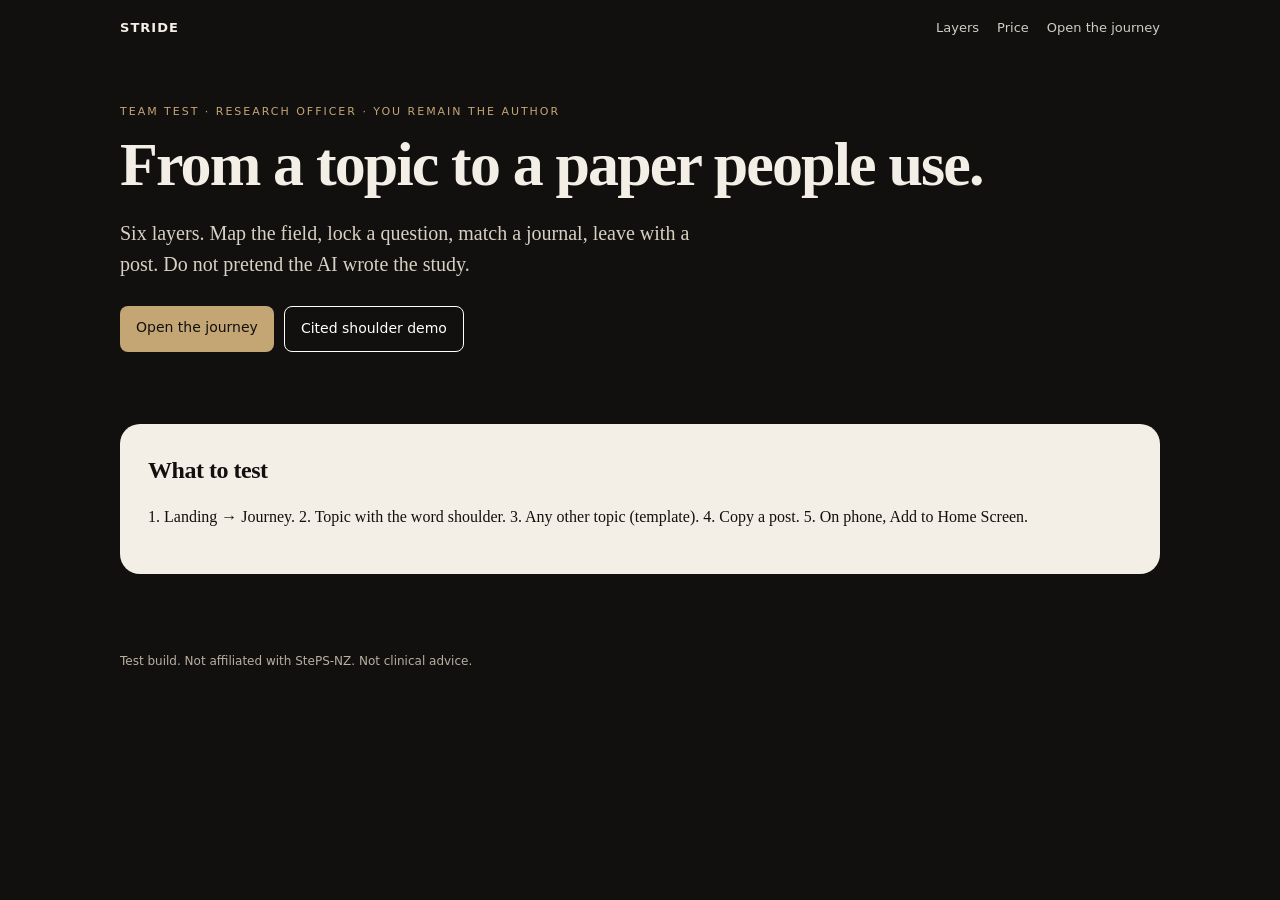
<file: index.html>
<!DOCTYPE html>
<html lang="en-NZ">
<head>
  <meta charset="UTF-8" />
  <meta name="viewport" content="width=device-width, initial-scale=1" />
  <title>Stride — From a topic to a paper people use</title>
  <meta name="theme-color" content="#12100e" />
  <meta name="apple-mobile-web-app-capable" content="yes" />
  <meta name="apple-mobile-web-app-title" content="Stride" />
  <link rel="manifest" href="manifest.json" />
  <link rel="icon" href="icon.svg" type="image/svg+xml" />
  <link rel="stylesheet" href="styles.css" />
</head>
<body>
  <div class="wrap">
    <nav class="nav">
      <a class="brand" href="index.html">Stride</a>
      <div class="nav-links">
        <a href="#how">Layers</a>
        <a href="#price">Price</a>
        <a href="app.html">Open the journey</a>
      </div>
    </nav>
    <header class="hero">
      <p class="kicker">Team test · research officer · you remain the author</p>
      <h1>From a topic to a paper people use.</h1>
      <p class="lede">Six layers. Map the field, lock a question, match a journal, leave with a post. Do not pretend the AI wrote the study.</p>
      <div class="hero-actions">
        <a class="btn gold" href="app.html">Open the journey</a>
        <a class="btn ghost" href="stride-demo-rcrsp-nz.html">Cited shoulder demo</a>
      </div>
    </header>
    <section class="panel" id="how">
      <h2>What to test</h2>
      <p>1. Landing → Journey. 2. Topic with the word shoulder. 3. Any other topic (template). 4. Copy a post. 5. On phone, Add to Home Screen.</p>
    </section>
    <footer>Test build. Not affiliated with StePS-NZ. Not clinical advice.</footer>
  </div>
  <script>if ("serviceWorker" in navigator) navigator.serviceWorker.register("sw.js");</script>
</body>
</html>
</file>
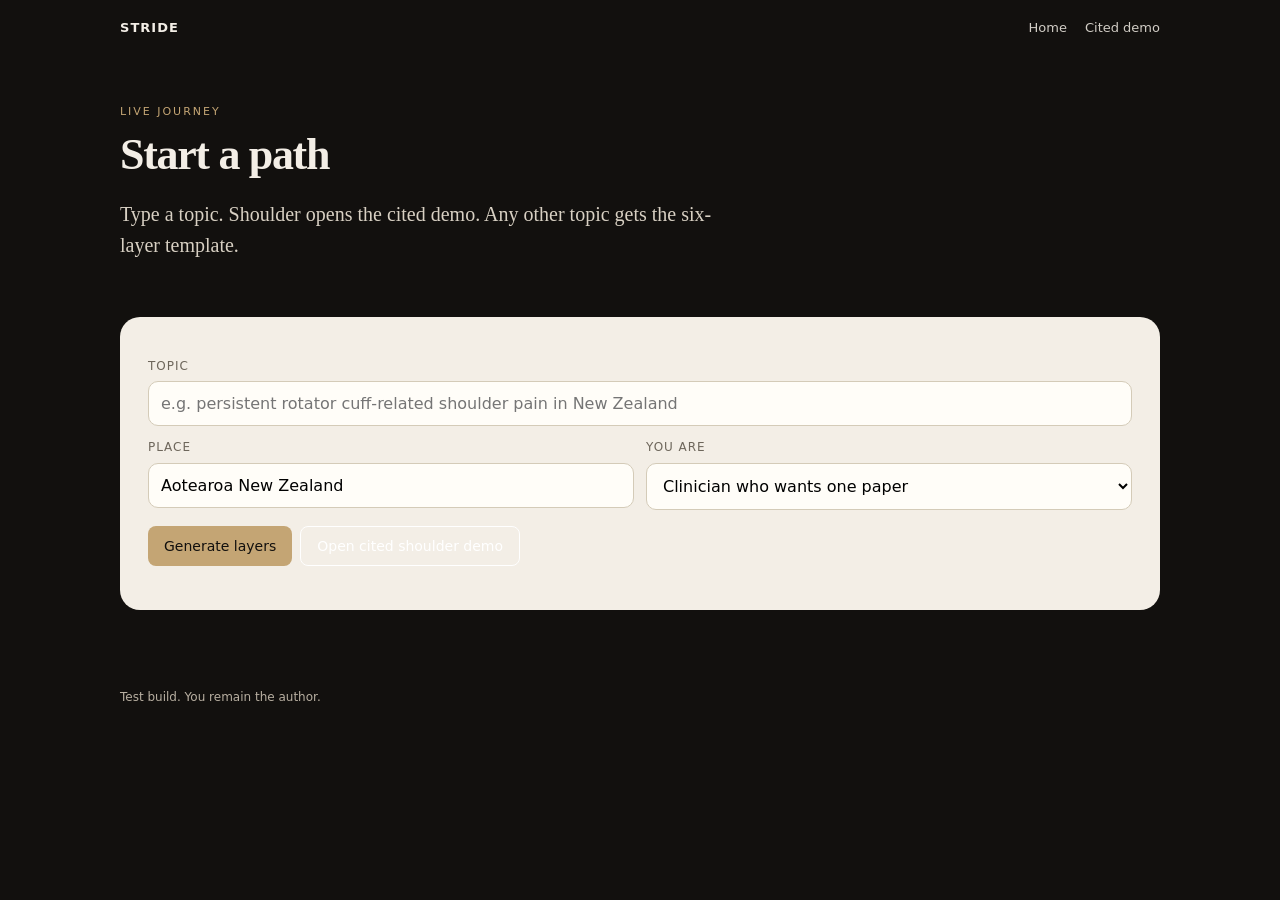
<file: app.html>
<!DOCTYPE html>
<html lang="en-NZ">
<head>
  <meta charset="UTF-8" />
  <meta name="viewport" content="width=device-width, initial-scale=1" />
  <title>Stride journey</title>
  <meta name="theme-color" content="#12100e" />
  <meta name="apple-mobile-web-app-capable" content="yes" />
  <link rel="manifest" href="manifest.json" />
  <link rel="icon" href="icon.svg" type="image/svg+xml" />
  <link rel="stylesheet" href="styles.css" />
</head>
<body>
  <div class="wrap">
    <nav class="nav">
      <a class="brand" href="index.html">Stride</a>
      <div class="nav-links">
        <a href="index.html">Home</a>
        <a href="stride-demo-rcrsp-nz.html">Cited demo</a>
      </div>
    </nav>
    <header class="hero" style="padding-bottom:20px">
      <p class="kicker">Live journey</p>
      <h1 style="font-size:clamp(28px,4.5vw,44px)">Start a path</h1>
      <p class="lede">Type a topic. Shoulder opens the cited demo. Any other topic gets the six-layer template.</p>
    </header>
    <section class="panel" id="new">
      <form id="gen-form">
        <label for="topic">Topic</label>
        <input id="topic" placeholder="e.g. persistent rotator cuff-related shoulder pain in New Zealand" />
        <div class="row">
          <div>
            <label for="place">Place</label>
            <input id="place" value="Aotearoa New Zealand" />
          </div>
          <div>
            <label for="role">You are</label>
            <select id="role">
              <option value="clinician who wants one paper">Clinician who wants one paper</option>
              <option value="honours or masters student">Honours / masters student</option>
              <option value="clinic owner">Clinic owner</option>
              <option value="early-career academic">Early-career academic</option>
            </select>
          </div>
        </div>
        <p style="margin-top:16px; display:flex; gap:8px; flex-wrap:wrap">
          <button class="btn gold" type="submit">Generate layers</button>
          <button class="btn ghost" type="button" id="open-demo">Open cited shoulder demo</button>
        </p>
        <p class="status" id="form-status"></p>
      </form>
    </section>
    <p class="kicker hidden" id="banner"></p>
    <div id="workspace" class="hidden">
      <section class="layer" id="spark"><div id="l1"></div></section>
      <section class="layer" id="field"><div id="l2"></div></section>
      <section class="layer" id="evidence"><div id="l3"></div></section>
      <section class="layer" id="shape"><div id="l4"></div></section>
      <section class="layer" id="home"><div id="l5"></div></section>
      <section class="layer" id="ripple"><div id="l6"></div></section>
    </div>
    <footer>Test build. You remain the author.</footer>
  </div>
  <script src="app.js"></script>
  <script>if ("serviceWorker" in navigator) navigator.serviceWorker.register("sw.js");</script>
</body>
</html>
</file>
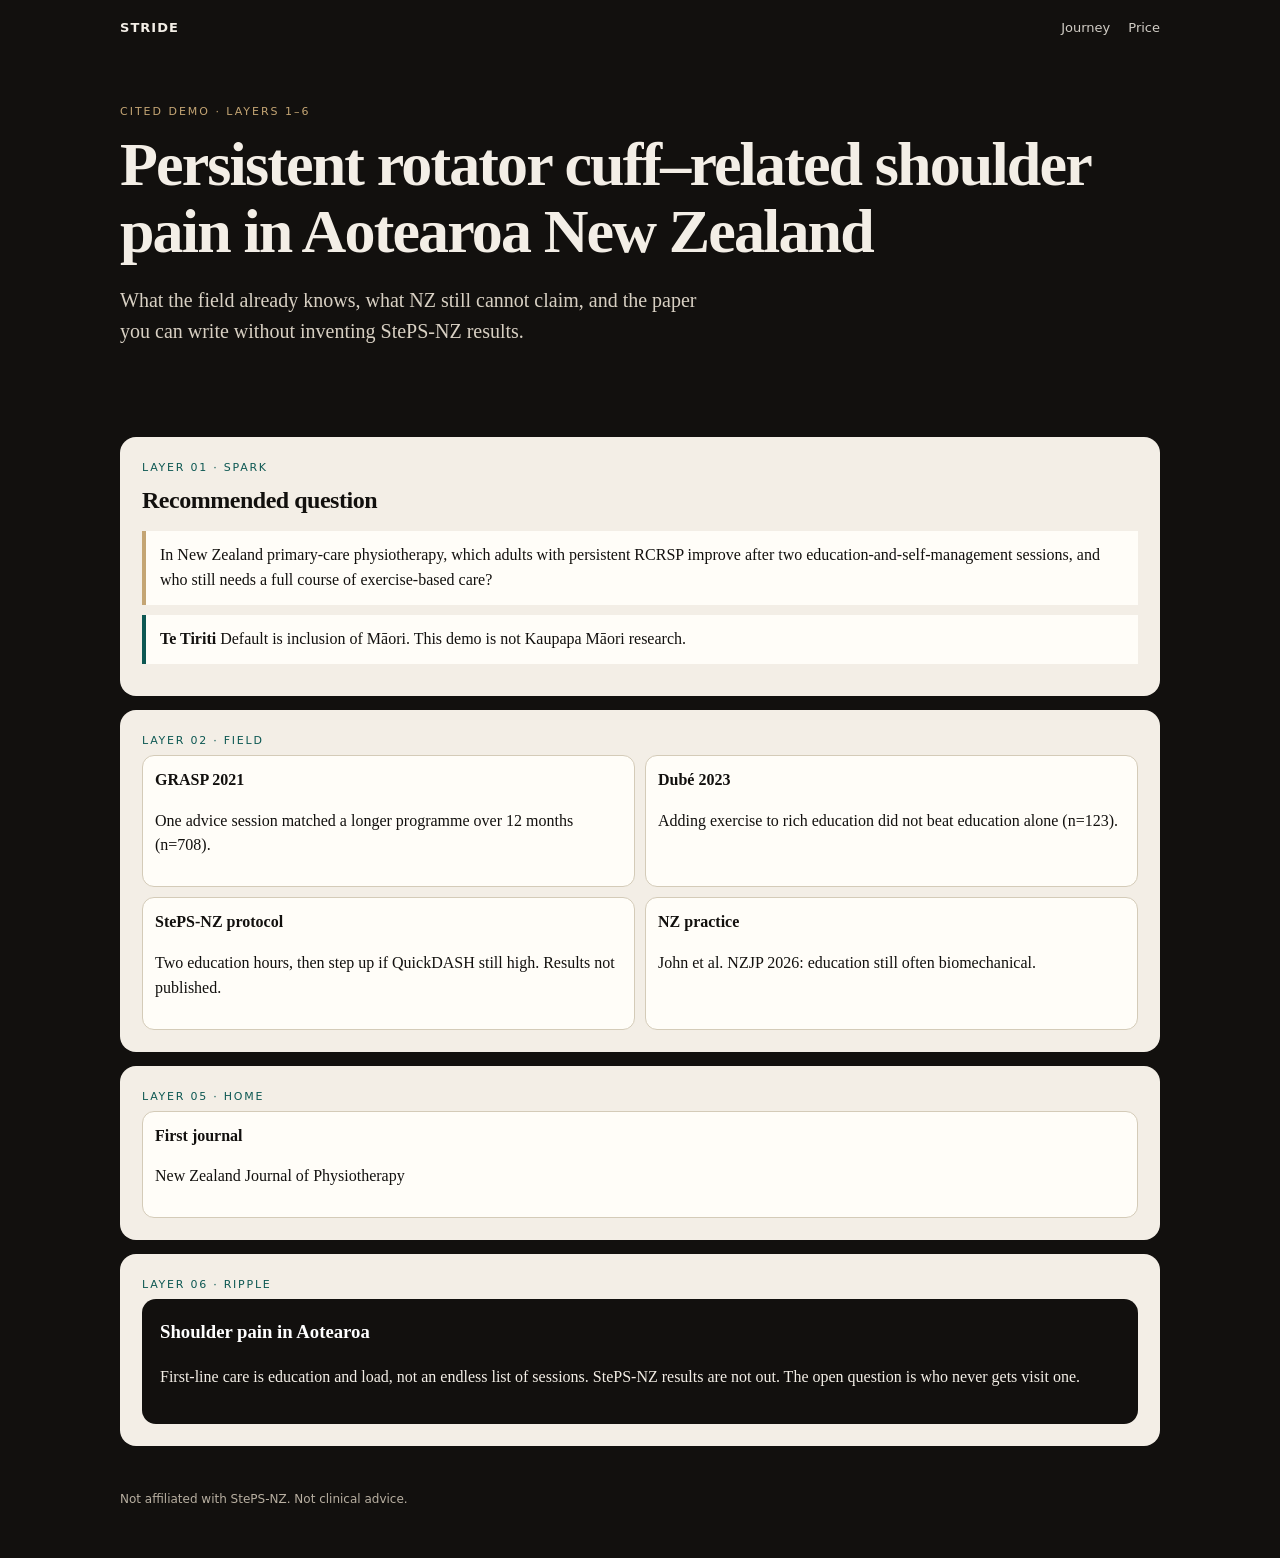
<file: stride-demo-rcrsp-nz.html>
<!DOCTYPE html>
<html lang="en-NZ">
<head>
  <meta charset="UTF-8" />
  <meta name="viewport" content="width=device-width, initial-scale=1" />
  <title>Stride — Persistent shoulder pain in Aotearoa</title>
  <link rel="stylesheet" href="styles.css" />
</head>
<body>
  <div class="wrap">
    <nav class="nav">
      <a class="brand" href="index.html">Stride</a>
      <div class="nav-links">
        <a href="app.html">Journey</a>
        <a href="index.html#price">Price</a>
      </div>
    </nav>
    <header class="hero">
      <p class="kicker">Cited demo · Layers 1–6</p>
      <h1>Persistent rotator cuff–related shoulder pain in Aotearoa New Zealand</h1>
      <p class="lede">What the field already knows, what NZ still cannot claim, and the paper you can write without inventing StePS-NZ results.</p>
    </header>
    <section class="layer">
      <p class="layer-num">Layer 01 · Spark</p>
      <h2>Recommended question</h2>
      <div class="qbox rec">In New Zealand primary-care physiotherapy, which adults with persistent RCRSP improve after two education-and-self-management sessions, and who still needs a full course of exercise-based care?</div>
      <div class="qbox"><strong>Te Tiriti</strong> Default is inclusion of Māori. This demo is not Kaupapa Māori research.</div>
    </section>
    <section class="layer">
      <p class="layer-num">Layer 02 · Field</p>
      <div class="map">
        <div class="node"><b>GRASP 2021</b><p>One advice session matched a longer programme over 12 months (n=708).</p></div>
        <div class="node"><b>Dubé 2023</b><p>Adding exercise to rich education did not beat education alone (n=123).</p></div>
        <div class="node"><b>StePS-NZ protocol</b><p>Two education hours, then step up if QuickDASH still high. Results not published.</p></div>
        <div class="node"><b>NZ practice</b><p>John et al. NZJP 2026: education still often biomechanical.</p></div>
      </div>
    </section>
    <section class="layer">
      <p class="layer-num">Layer 05 · Home</p>
      <div class="node"><b>First journal</b><p>New Zealand Journal of Physiotherapy</p></div>
    </section>
    <section class="layer">
      <p class="layer-num">Layer 06 · Ripple</p>
      <div class="share">
        <h3>Shoulder pain in Aotearoa</h3>
        <p>First-line care is education and load, not an endless list of sessions. StePS-NZ results are not out. The open question is who never gets visit one.</p>
      </div>
    </section>
    <footer>Not affiliated with StePS-NZ. Not clinical advice.</footer>
  </div>
</body>
</html>
</file>
<file: styles.css>
:root {
  --ink: #12100e;
  --paper: #f3eee6;
  --white: #fffdf8;
  --rule: #d4cbb8;
  --teal: #0d5853;
  --gold: #c4a574;
  --muted: #6d665b;
  --danger: #8b3a2a;
}
* { box-sizing: border-box; }
html { scroll-behavior: smooth; }
body {
  margin: 0;
  font-family: "Iowan Old Style", Palatino, Georgia, serif;
  background: var(--ink);
  color: var(--ink);
  line-height: 1.55;
}
a { color: inherit; }
.wrap { max-width: 1080px; margin: 0 auto; padding: 0 20px; }
.nav {
  display: flex; align-items: center; justify-content: space-between;
  padding: 18px 0; color: var(--paper);
  font-family: ui-sans-serif, system-ui, sans-serif;
}
.brand { font-weight: 700; letter-spacing: 0.08em; text-transform: uppercase; font-size: 13px; text-decoration: none; }
.nav-links { display: flex; gap: 18px; font-size: 13px; opacity: .85; }
.nav-links a { text-decoration: none; }
.btn {
  display: inline-block;
  font-family: ui-sans-serif, system-ui, sans-serif;
  background: var(--teal);
  color: #fff;
  text-decoration: none;
  border: 0;
  padding: 11px 16px;
  border-radius: 8px;
  cursor: pointer;
  font-size: 14px;
}
.btn.gold { background: var(--gold); color: var(--ink); }
.btn.ghost { background: transparent; border: 1px solid currentColor; }
.hero { color: var(--paper); padding: 36px 0 56px; }
.kicker {
  font-family: ui-sans-serif, system-ui, sans-serif;
  letter-spacing: .18em; text-transform: uppercase; font-size: 11px; color: var(--gold);
}
h1 { font-size: clamp(34px, 6vw, 62px); line-height: 1.08; letter-spacing: -.03em; margin: 10px 0 16px; font-weight: 600; }
.lede { font-size: 20px; max-width: 38rem; color: #d8d0c3; }
.hero-actions { display: flex; gap: 10px; flex-wrap: wrap; margin-top: 26px; }
.layers-preview { display: grid; grid-template-columns: repeat(6, 1fr); gap: 8px; margin-top: 40px; }
@media (max-width: 800px) { .layers-preview { grid-template-columns: repeat(3, 1fr); } }
.lp {
  border-top: 2px solid #3b352c; padding-top: 10px; color: #cfc6b6;
  font-family: ui-sans-serif, system-ui, sans-serif; font-size: 12px;
}
.lp b { display: block; color: var(--gold); font-size: 11px; letter-spacing: .12em; text-transform: uppercase; margin-bottom: 4px; }
.panel { background: var(--paper); border-radius: 20px; padding: 28px; margin: 16px 0 48px; }
h2 { letter-spacing: -.02em; margin: 0 0 12px; }
.grid-3 { display: grid; grid-template-columns: repeat(3, 1fr); gap: 14px; }
@media (max-width: 800px) { .grid-3 { grid-template-columns: 1fr; } }
.card { background: var(--white); border: 1px solid var(--rule); border-radius: 14px; padding: 18px; }
.card h3 { margin: 0 0 8px; font-size: 18px; }
.price { font-size: 28px; margin: 8px 0; }
.muted { color: var(--muted); }
footer { color: #b8afa1; font-family: ui-sans-serif, system-ui, sans-serif; font-size: 12px; padding: 30px 0 50px; }
label { display: block; font-family: ui-sans-serif, system-ui, sans-serif; font-size: 12px; letter-spacing: .08em; text-transform: uppercase; color: var(--muted); margin: 12px 0 6px; }
input, textarea, select {
  width: 100%; padding: 12px; border-radius: 10px; border: 1px solid var(--rule);
  font: 16px ui-sans-serif, system-ui, sans-serif; background: var(--white);
}
.row { display: grid; grid-template-columns: 1fr 1fr; gap: 12px; }
@media (max-width: 700px) { .row { grid-template-columns: 1fr; } }
.layer { background: var(--paper); border-radius: 16px; padding: 22px; margin: 14px 0; }
.layer-num { font-family: ui-sans-serif, system-ui, sans-serif; font-size: 11px; letter-spacing: .16em; text-transform: uppercase; color: var(--teal); margin: 0 0 6px; }
.qbox { background: var(--white); border-left: 4px solid var(--teal); padding: 12px 14px; margin: 10px 0; }
.qbox.rec { border-left-color: var(--gold); }
.map { display: grid; grid-template-columns: 1fr 1fr; gap: 10px; }
@media (max-width: 700px) { .map { grid-template-columns: 1fr; } }
.node { background: var(--white); border: 1px solid var(--rule); border-radius: 12px; padding: 12px; }
.bar { display: flex; height: 12px; border-radius: 99px; overflow: hidden; background: #ddd5c6; }
.s { background: var(--teal); width: 62%; }
.m { background: var(--gold); width: 28%; }
.g { background: var(--danger); width: 10%; }
table { width: 100%; border-collapse: collapse; font-size: 13.5px; background: var(--white); }
th, td { text-align: left; padding: 8px; border-bottom: 1px solid var(--rule); vertical-align: top; }
.share { background: var(--ink); color: var(--paper); border-radius: 14px; padding: 18px; }
.share h3 { color: #fff; margin-top: 0; }
textarea.post { min-height: 120px; }
.status { font-family: ui-sans-serif, system-ui, sans-serif; font-size: 13px; color: var(--teal); }
.hidden { display: none; }
</file>
